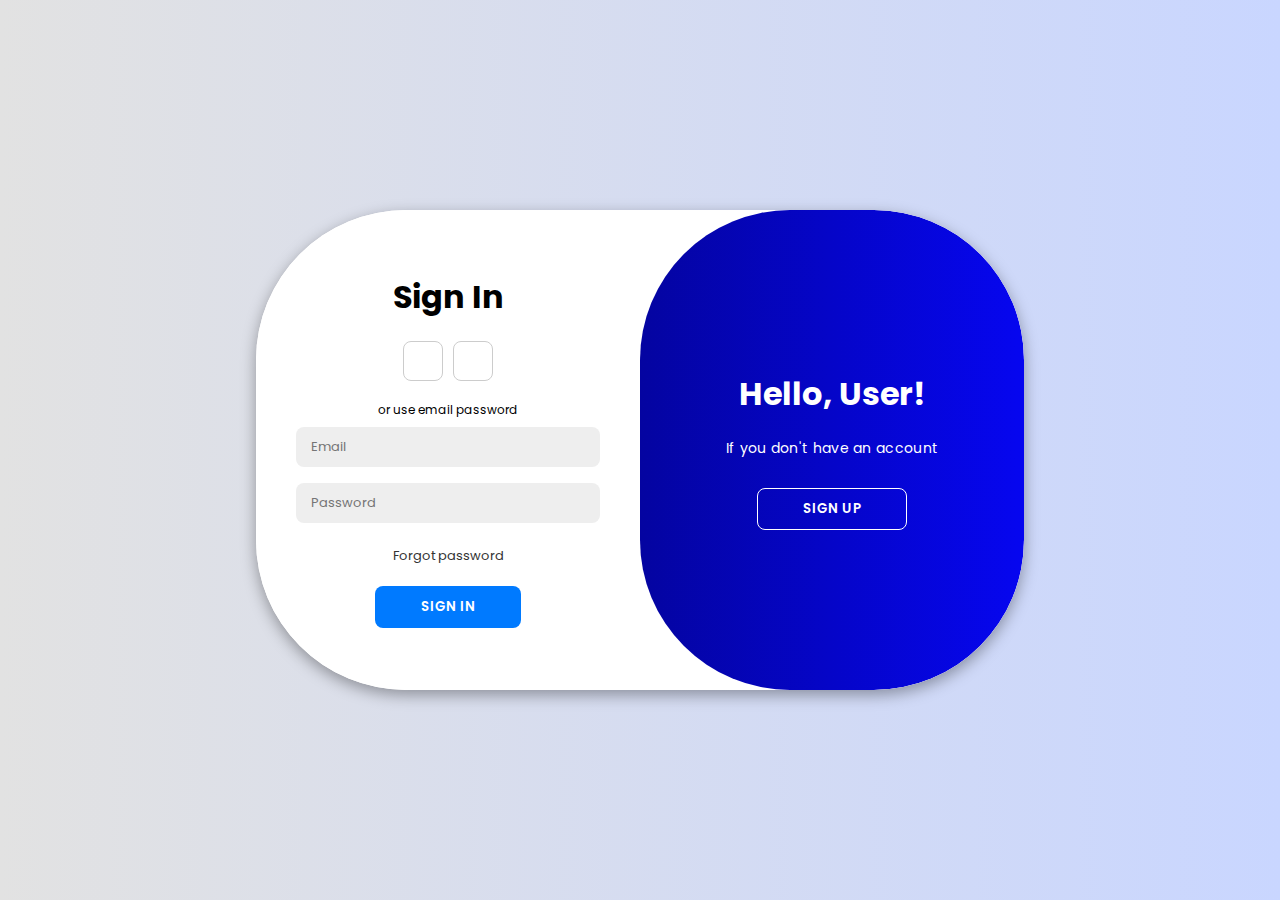
<file: DMW new/log in/index.html>
<!DOCTYPE html>
<html lang="en">
  <head>
    <meta charset="UTF-8" />
    <meta name="viewport" content="width=device-width, initial-scale=1.0" />
    <link rel="stylesheet" href="style.css" />
    <link
      rel="stylesheet"
      href="https://cdnjs.cloudflare.com/ajax/libs/font-awesome/6.5.2/css/all.min.css"
      integrity="sha512-SnH5WK+bZxgPHs44uWIX+LLJAJ9/2PkPKZ5QiAj6Ta86w+fsb2TkcmfRyVX3pBnMFcV7oQPJkl9QevSCWr3W6A=="
      crossorigin="anonymous"
      referrerpolicy="no-referrer"
    />
    <link rel="preconnect" href="https://fonts.googleapis.com" />
    <link rel="preconnect" href="https://fonts.gstatic.com" crossorigin />
    <link
      href="https://fonts.googleapis.com/css2?family=Poppins:ital,wght@0,100;0,200;0,300;0,400;0,500;0,600;0,700;0,800;0,900;1,100;1,200;1,300;1,400;1,500;1,600;1,700;1,800;1,900&display=swap"
      rel="stylesheet"
    />
    <title>Login Page</title>
  </head>
  <body>
    <div class="container" id="container">
      <div class="sign-up">
        
        <form>
          <h1>Create Account</h1>
          <div class="icons">
            <a href="#" class="icon"><i class="fa-brands fa-facebook"></i></a>
            <a href="#" class="icon"><i class="fa-brands fa-google"></i></a>
          </div>
          <span>or use email for registeration</span>
          <input type="text" placeholder="Name" />
          <input type="text" placeholder="Email" />
          <input type="password" placeholder="Password" />
          <button>Sign Up</button>
        </form>
      </div>
      <div class="sign-in">
        <form>
          <h1>Sign In</h1>
          <div class="icons">
            <a href="#" class="icon"><i class="fa-brands fa-instagram"></i></a>
            <a href="#" class="icon"><i class="fa-brands fa-google"></i></a>
          </div>
          <span>or use email password</span>
          <input type="text" placeholder="Email" />
          <input type="password" placeholder="Password" />
          <a href="#">Forgot password</a>
          <button>Sign In</button>
        </form>
      </div>
      <div class="toogle-container">
        <div class="toogle">
          <div class="toogle-panel toogle-left">
            <h1>Welcome User!</h1>
            <p>If you already have an account</p>
            <button class="hidden" id="login">Sign In</button>
          </div>
          <div class="toogle-panel toogle-right">
            <h1>Hello, User!</h1>
            <p>If you don't have an account</p>
            <button class="hidden" id="register">Sign Up</button>
          </div>
        </div>
      </div>
    </div>
    <script src="script.js"></script>
  </body>
</html>
</file>
<file: DMW new/log in/style.css>
*{
    margin: 0;
    padding: 0;
    box-sizing: border-box;
    font-family: "Poppins", sans-serif;
  }
  
  body {
    background-color: #c9d6ff;
    background: linear-gradient(to right, #e2e2e2, #c9d6ff);
    display: flex;
    align-items: center;
    justify-content: center;
    flex-direction: column;
    height: 100vh;
  }
  
  .container {
    background-color: #fff;
    border-radius: 150px;
    box-shadow: 0 5px 15px rgba(0, 0, 0, 0.35);
    position: relative;
    overflow: hidden;
    width: 768px;
    max-width: 100%;
    min-height: 480px;
  }
  
  .container p {
    font-size: 14px;
    line-height: 20px;
    letter-spacing: 0.3px;
    margin: 20px 0;
  }
  
  
  .container span {
    font-size: 12px;
  }
  
  .container a {
    color: #333;
    font-size: 13px;
    text-decoration: none;
    margin: 15px 0 10px;
  }
  .container button {
    background-color: #007AFF;
    color: #fff;
    padding: 10px 45px;
    border: 1px solid transparent;
    border-radius: 8px;
    font-weight: 600;
    letter-spacing: 0.5px;
    text-transform: uppercase;
    margin-top: 10px;
    cursor: pointer;
  }
  
  .container button.hidden {
    background-color: transparent;
    border-color: #fff;
  }
  
  .container form {
    background-color: #fff;
    display: flex;
    align-items: center;
    justify-content: center;
    flex-direction: column;
    padding: 0 40px;
    height: 100%;
  }
  
  .container input {
    background-color: #eee;
    border: none;
    margin: 8px 0;
    padding: 10px 15px;
    font-size: 13px;
    border-radius: 8px;
    width: 100%;
    outline: none;
  }
  
  .sign-up, .sign-in {
    position: absolute;
    top: 0;
    height: 100%;
    transition: all 0.6s ease-in-out;
  }
  
  .sign-in {
    left: 0;
    width: 50%;
    z-index: 2;
  }
  
  .container.active .sign-in {
    transform: translateX(100%);
  }
  
  .sign-up {
    left: 0;
    width: 50%;
    z-index: 1;
    opacity: 0;
  }
  
  .container.active .sign-up {
    transform: translateX(100%);
    opacity: 1;
    z-index: 5;
    animation: move 0.6s;
  }
  
  @keyframes move {
    0%, 49.99%{
      opacity: 0;
      z-index: 1;
    }
     50%, 100%{
      opacity: 1;
      z-index: 5;
    }
  }
  
  .icons {
    margin: 20px 0;
  }
  
  .icons a {
    border: 1px solid #ccc;
    border-radius: 20%;
    display: inline-flex;
    justify-content: center;
    align-items: center;
    margin: 0 3px;
    width: 40px;
    height: 40px;
  }
  
  .toogle-container {
    position: absolute;
    top: 0;
    left: 50%;
    width: 50%;
    height: 100%;
    overflow: hidden;
    border-radius: 150px;
    z-index: 1000;
    transition: all 0.6s ease-in-out;
  }
  
  .container.active .toogle-container {
    transform: translateX(-100%);
    border-radius: 150px;
  }
  
  .toogle {
    background-color: #007AFF;
    height: 100%;
    background: linear-gradient(to right, #020251, #0606f0);
    color: #fff;
    position: relative;
    left: -100%;
    width: 200%;
    transform: translateX(0);
    transition: all 0.6s ease-in-out;
  }
  
  .container.active .toogle {
    transform: translateX(50%);
  }
  
  .toogle-panel {
    position: absolute;
    width: 50%;
    height: 100%;
    display: flex;
    justify-content: center;
    align-items: center;
    flex-direction: column;
    padding: 0 30px;
    text-align: center;
    top: 0;
    transform: translateX(0);
    transition: all 0.6s ease-in-out;
  }
  
  .toogle-left {
    transform: translateX(-200%);
  }
  
  .container.active .toogle-left {
    transform: translateX(0);
  }
  
  .toogle-right {
    right: 0;
    transform: translateX(0);
  }
  
  .container.active .toogle-right {
    transform: translateX(200%);
  }
</file>
